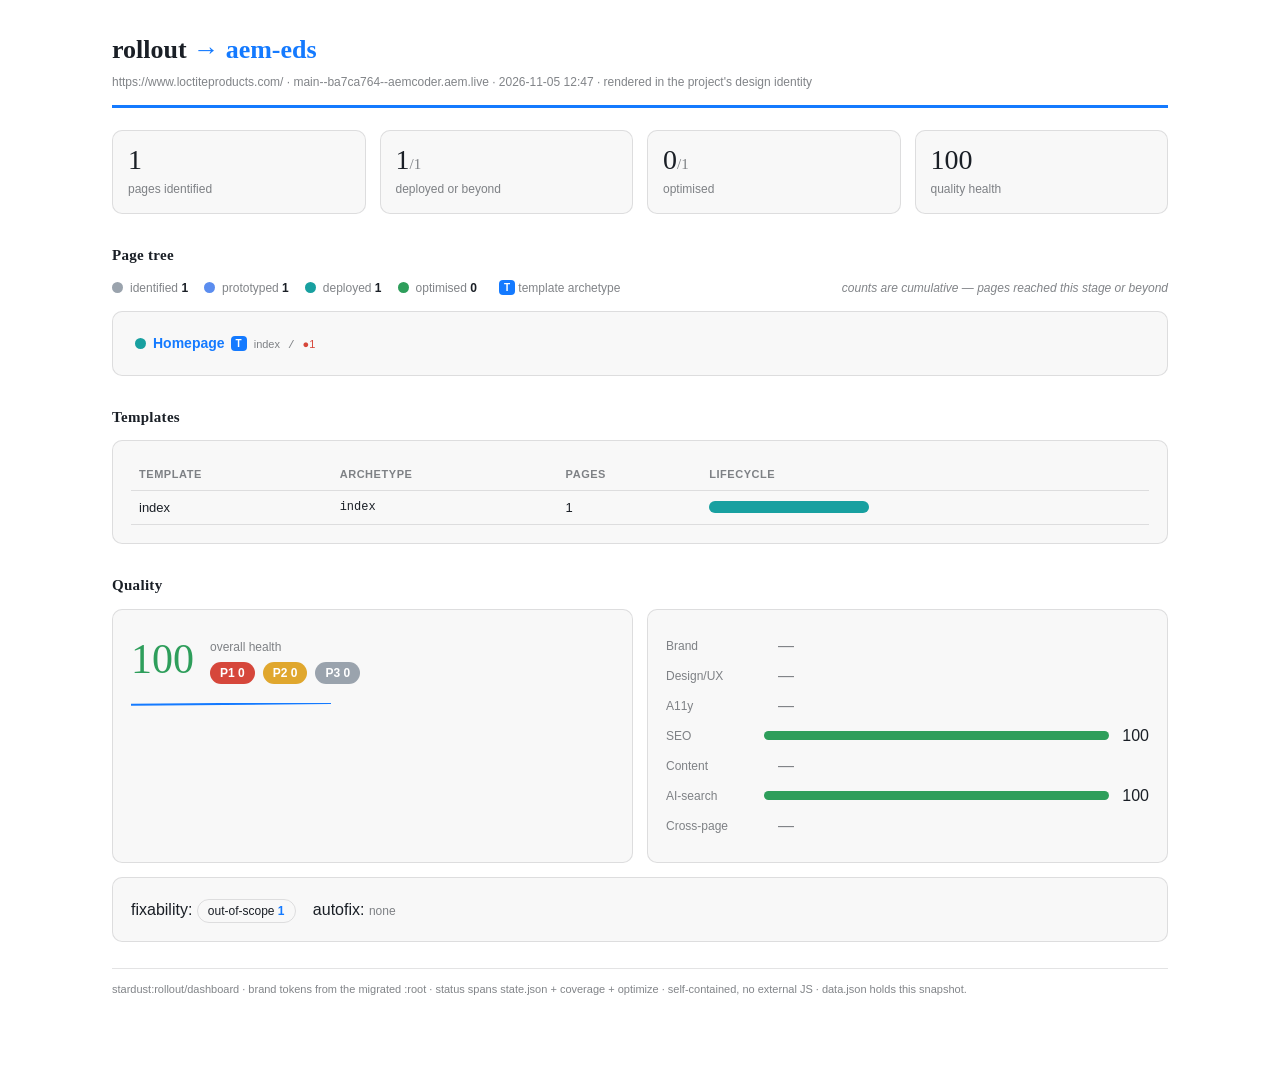
<file: stardust/rollout/dashboard/index.html>
<!doctype html><html lang="en"><head><meta charset="utf-8"><meta name="viewport" content="width=device-width, initial-scale=1">
<title>rollout — https://www.loctiteproducts.com/</title>
<style>
:root{--bg:#ffffff;--fg:#1a1f26;--accent:#147aff;--heading:Georgia, serif;--body:-apple-system,BlinkMacSystemFont,"Segoe UI",Helvetica,Arial,sans-serif;--radius:10px;--maxw:1100px;
--muted:color-mix(in srgb,var(--fg) 55%,transparent);--line:color-mix(in srgb,var(--fg) 12%,transparent);--card:color-mix(in srgb,var(--fg) 3%,var(--bg))}
*{box-sizing:border-box}body{margin:0;font-family:var(--body);color:var(--fg);background:var(--bg);line-height:1.5}
.wrap{max-width:var(--maxw);margin:0 auto;padding:30px 22px 70px}
header{border-bottom:3px solid var(--accent);padding-bottom:14px;margin-bottom:22px}
h1{font-family:var(--heading);font-size:26px;margin:0}h1 b{color:var(--accent)}
h2{font-family:var(--heading);font-size:15px;letter-spacing:.02em;margin:30px 0 12px}
.sub{color:var(--muted);font-size:12px;margin-top:4px}
.cards{display:grid;grid-template-columns:repeat(4,1fr);gap:14px;margin-bottom:8px}
.card{background:var(--card);border:1px solid var(--line);border-radius:var(--radius);padding:15px}
.card .n{font-family:var(--heading);font-size:28px;line-height:1}.card .l{font-size:12px;color:var(--muted);margin-top:6px}
.panel{background:var(--card);border:1px solid var(--line);border-radius:var(--radius);padding:18px;margin-bottom:14px}
.legend{display:flex;flex-wrap:wrap;gap:16px;margin:2px 0 14px;align-items:center}
.lg{font-size:12px;color:var(--muted)}.lg b{color:var(--fg)}.muted-note{font-style:italic;margin-left:auto}
.dot{display:inline-block;width:11px;height:11px;border-radius:50%;margin-right:7px;vertical-align:-1px}
.dot.folder{background:transparent;border:1.5px solid var(--line)}
.tree{font-size:14px}.tree ul{list-style:none;margin:0;padding-left:20px;border-left:1px dotted var(--line)}
.tree>ul{padding-left:4px;border-left:none}.tree li{margin:3px 0}
.nm{font-weight:600}.nm.is-t{color:var(--accent)}.nm.dir{color:var(--muted);font-weight:600}
.tmpl-badge{display:inline-block;background:var(--accent);color:var(--bg);font-size:10px;font-weight:700;border-radius:4px;padding:0 5px;margin-left:6px;vertical-align:1px}
.tref{font-size:11px;color:var(--muted);margin-left:7px}
.pth{font-size:11px;color:var(--muted);margin-left:8px;font-family:ui-monospace,Menlo,Consolas,monospace}
.fnd{font-size:11px;color:#d6473b;margin-left:8px}
table{width:100%;border-collapse:collapse;font-size:13px}td,th{text-align:left;padding:7px 8px;border-bottom:1px solid var(--line)}
th{font-size:11px;text-transform:uppercase;letter-spacing:.05em;color:var(--muted)}.mono{font-family:ui-monospace,Menlo,Consolas,monospace;font-size:12px}
.stack{display:flex;height:12px;width:160px;border-radius:6px;overflow:hidden;background:color-mix(in srgb,var(--fg) 8%,transparent)}.stack span{display:block}
.grid2{display:grid;grid-template-columns:1fr 1fr;gap:14px}
.gauge{display:flex;align-items:center;gap:16px}.gauge .big{font-family:var(--heading);font-size:42px}
.sev{display:flex;gap:8px;margin-top:6px}.pill{border-radius:20px;padding:2px 10px;font-size:12px;font-weight:600;color:#fff}
.dim{display:flex;align-items:center;gap:10px;margin:6px 0}.dl{width:88px;font-size:12px;color:var(--muted)}.dbar{flex:1;height:9px;background:color-mix(in srgb,var(--fg) 8%,transparent);border-radius:5px;overflow:hidden}.dbar i{display:block;height:100%}.dn{width:30px;text-align:right;font-variant-numeric:tabular-nums}.dn.na{color:var(--muted)}
.chip{display:inline-block;border:1px solid var(--line);border-radius:20px;padding:2px 10px;margin:3px 4px 0 0;font-size:12px}.chip b{color:var(--accent)}
footer{margin-top:26px;color:var(--muted);font-size:11px;border-top:1px solid var(--line);padding-top:12px}
@media(max-width:720px){.cards{grid-template-columns:repeat(2,1fr)}.grid2{grid-template-columns:1fr}}
</style></head><body><div class="wrap">
<header><h1>rollout <b>→ aem-eds</b></h1><div class="sub">https://www.loctiteproducts.com/ · main--ba7ca764--aemcoder.aem.live · 2026-11-05 12:47 · rendered in the project's design identity</div></header>

<div class="cards">
  <div class="card"><div class="n">1</div><div class="l">pages identified</div></div>
  <div class="card"><div class="n">1<span style="font-size:15px;color:var(--muted)">/1</span></div><div class="l">deployed or beyond</div></div>
  <div class="card"><div class="n">0<span style="font-size:15px;color:var(--muted)">/1</span></div><div class="l">optimised</div></div>
  <div class="card"><div class="n">100</div><div class="l">quality health</div></div>
</div>

<h2>Page tree</h2>
<div class="legend"><span class="lg"><i class="dot" style="background:#9aa3ad" title="identified"></i>identified <b>1</b></span><span class="lg"><i class="dot" style="background:#5b8def" title="prototyped"></i>prototyped <b>1</b></span><span class="lg"><i class="dot" style="background:#18a0a0" title="deployed"></i>deployed <b>1</b></span><span class="lg"><i class="dot" style="background:#2e9e5b" title="optimised"></i>optimised <b>0</b></span><span class="lg"><span class="tmpl-badge">T</span> template archetype</span><span class="lg muted-note">counts are cumulative — pages reached this stage or beyond</span></div>
<div class="panel tree"><ul><li class="root"><i class="dot" style="background:#18a0a0" title="deployed"></i><span class="nm is-t">Homepage</span><span class="tmpl-badge" title="template archetype for index">T</span><span class="tref">index</span><span class="pth">/</span><span class="fnd" title="1 open findings">●1</span></li></ul></div>

<h2>Templates</h2>
<div class="panel"><table><thead><tr><th>template</th><th>archetype</th><th>pages</th><th>lifecycle</th></tr></thead><tbody><tr><td>index</td><td class="mono">index</td><td>1</td><td><span class="stack"><span style="width:100%;background:#18a0a0" title="deployed: 1"></span></span></td></tr></tbody></table></div>

<h2>Quality</h2>
<div class="grid2">
  <div class="panel"><div class="gauge"><div class="big" style="color:#2e9e5b">100</div><div><div class="sub">overall health</div><div class="sev"><span class="pill" style="background:#d6473b">P1 0</span><span class="pill" style="background:#e0a72e">P2 0</span><span class="pill" style="background:#9aa3ad">P3 0</span></div></div></div><div style="margin-top:12px"><svg width="200" height="36" viewBox="0 0 200 36"><polyline fill="none" stroke="#147aff" stroke-width="2" points="0,1.8000000000000043 200,0"/></svg></div></div>
  <div class="panel"><div class="dim"><span class="dl">Brand</span><span class="dn na">—</span></div><div class="dim"><span class="dl">Design/UX</span><span class="dn na">—</span></div><div class="dim"><span class="dl">A11y</span><span class="dn na">—</span></div><div class="dim"><span class="dl">SEO</span><span class="dbar"><i style="width:100%;background:#2e9e5b"></i></span><span class="dn">100</span></div><div class="dim"><span class="dl">Content</span><span class="dn na">—</span></div><div class="dim"><span class="dl">AI-search</span><span class="dbar"><i style="width:100%;background:#2e9e5b"></i></span><span class="dn">100</span></div><div class="dim"><span class="dl">Cross-page</span><span class="dn na">—</span></div></div>
</div>
<div class="panel">fixability: <span class="chip">out-of-scope <b>1</b></span> &nbsp; autofix: <span class="sub">none</span></div>

<footer>stardust:rollout/dashboard · brand tokens from the migrated :root · status spans state.json + coverage + optimize · self-contained, no external JS · data.json holds this snapshot.</footer>
</div></body></html>
</file>
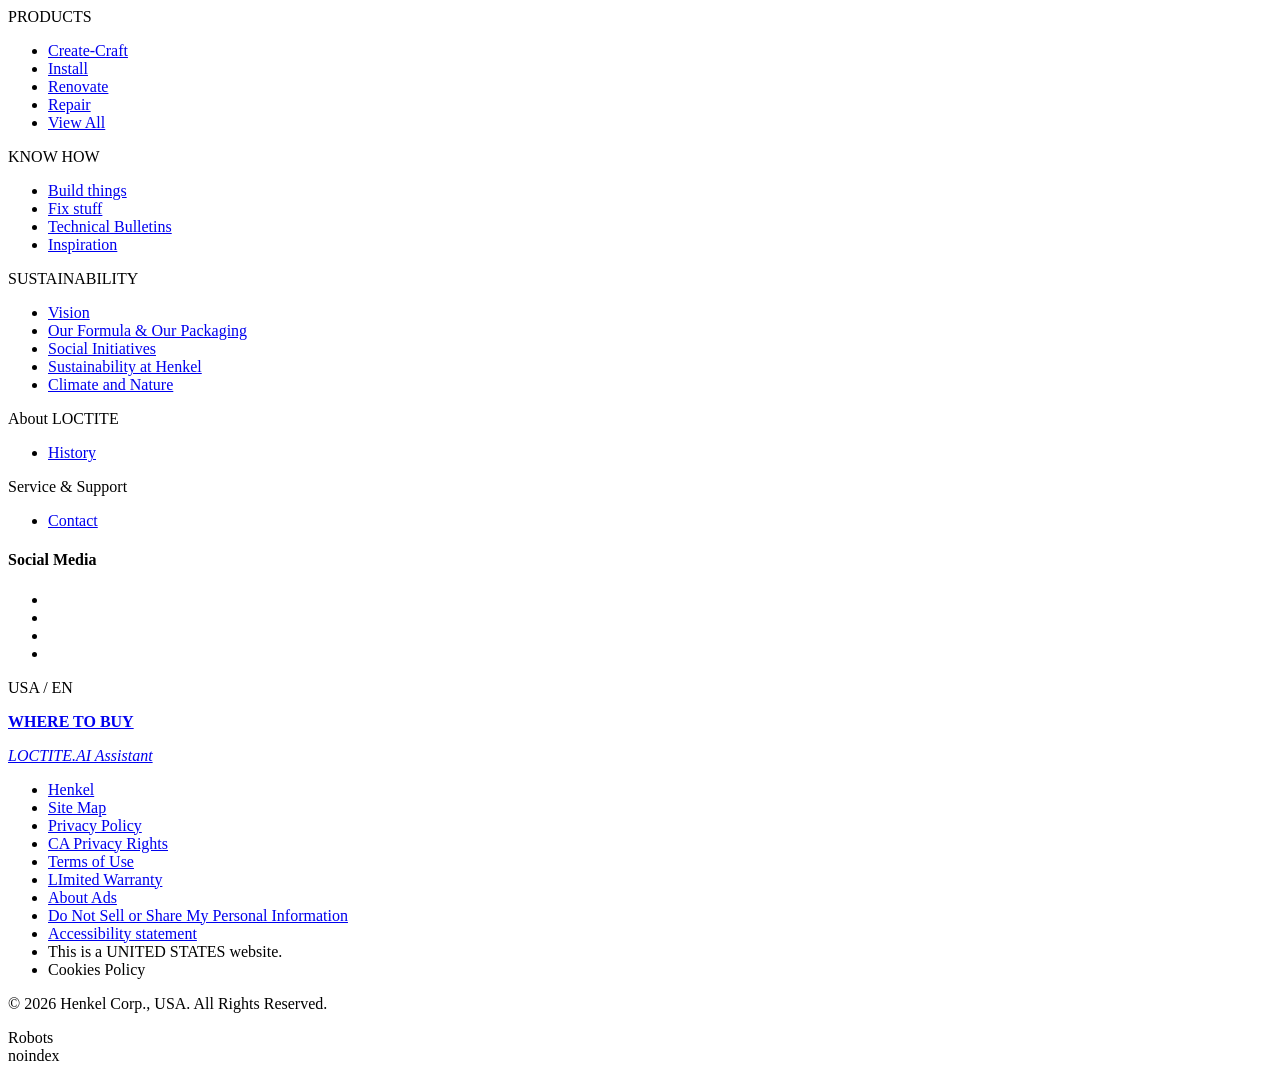
<file: content/footer.html>
<body>
  <header></header>
  <main>
    <div>
      <p><a href="/"><span class="icon icon-loctite-logo-transparent"></span></a></p>
    </div>
    <div>
      <p>PRODUCTS</p>
      <ul>
        <li><a href="https://www.loctiteproducts.com/products/filterpages/products-create-craft.html#results">Create-Craft</a></li>
        <li><a href="https://www.loctiteproducts.com/products/filterpages/products-install.html#results">Install</a></li>
        <li><a href="https://www.loctiteproducts.com/products/filterpages/products-renovate.html#results">Renovate</a></li>
        <li><a href="https://www.loctiteproducts.com/products/filterpages/products-repair.html#results">Repair</a></li>
        <li><a href="https://www.loctiteproducts.com/products.html">View All</a></li>
      </ul>
      <p>KNOW HOW</p>
      <ul>
        <li><a href="https://www.loctiteproducts.com/ideas/build-things.html">Build things</a></li>
        <li><a href="https://www.loctiteproducts.com/ideas/fix-stuff.html">Fix stuff</a></li>
        <li><a href="https://www.loctiteproducts.com/ideas/technical-bulletins.html">Technical Bulletins</a></li>
        <li><a href="https://www.loctiteproducts.com/ideas/inspiration.html">Inspiration</a></li>
      </ul>
    </div>
    <div>
      <p>SUSTAINABILITY</p>
      <ul>
        <li><a href="https://www.loctiteproducts.com/sustainability/vision.html">Vision</a></li>
        <li><a href="https://www.loctiteproducts.com/sustainability/formula-packaging.html">Our Formula &amp; Our Packaging</a></li>
        <li><a href="https://www.loctiteproducts.com/sustainability/social-initiatives.html">Social Initiatives</a></li>
        <li><a href="https://www.loctiteproducts.com/sustainability/henkel.html">Sustainability at Henkel</a></li>
        <li><a href="https://www.loctiteproducts.com/sustainability/climate-and-nature.html">Climate and Nature</a></li>
      </ul>
      <p>About LOCTITE</p>
      <ul>
        <li><a href="https://www.loctiteproducts.com/about-loctite.html">History</a></li>
      </ul>
    </div>
    <div>
      <p>Service &amp; Support</p>
      <ul>
        <li><a href="https://www.loctiteproducts.com/meta/contact.html">Contact</a></li>
      </ul>
      <h4>Social Media</h4>
      <ul>
        <li><a href="https://www.facebook.com/profile.php?id=100084344770371"><span class="icon icon-facebook"></span></a></li>
        <li><a href="https://www.instagram.com/loctiteglue/"><span class="icon icon-instagram"></span></a></li>
        <li><a href="https://www.tiktok.com/@loctiteglue"><span class="icon icon-tiktok"></span></a></li>
        <li><a href="https://www.youtube.com/@_loctiteglue"><span class="icon icon-youtube"></span></a></li>
      </ul>
      <p><span class="icon icon-language"></span>USA / EN</p>
    </div>
    <div>
      <p><strong><a href="https://www.loctiteproducts.com/where-to-buy.html">WHERE TO BUY</a></strong></p>
      <p><em><a href="https://www.loctiteproducts.com/gloolyai.html">LOCTITE.AI Assistant</a></em></p>
    </div>
    <div>
      <ul>
        <li><a href="https://www.henkel-northamerica.com/brands-and-businesses">Henkel</a></li>
        <li><a href="https://www.loctiteproducts.com/sitemap.xml">Site Map</a></li>
        <li><a href="https://www.loctiteproducts.com/meta/data-protection.html">Privacy Policy</a></li>
        <li><a href="https://www.loctiteproducts.com/meta/ca-privacy-rights.html">CA Privacy Rights</a></li>
        <li><a href="https://www.loctiteproducts.com/meta/terms-of-use.html">Terms of Use</a></li>
        <li><a href="https://www.loctiteproducts.com/meta/limited-warranty.html">LImited Warranty</a></li>
        <li><a href="https://www.henkel-northamerica.com/privacy-statement-na?view=content-blank#analytics">About Ads</a></li>
        <li><a href="https://www.henkel-northamerica.com/henkel-data-privacy-request">Do Not Sell or Share My Personal Information</a></li>
        <li><a href="https://www.loctiteproducts.com/meta/accessibility-statement.html">Accessibility statement</a></li>
        <li>This is a UNITED STATES website.</li>
        <li>Cookies Policy</li>
      </ul>
      <p>&copy; 2026 Henkel Corp., USA. All Rights Reserved.</p>
      <div class="metadata">
        <div><div>Robots</div><div>noindex</div></div>
      </div>
    </div>
  </main>
  <footer></footer>
</body>
</file>
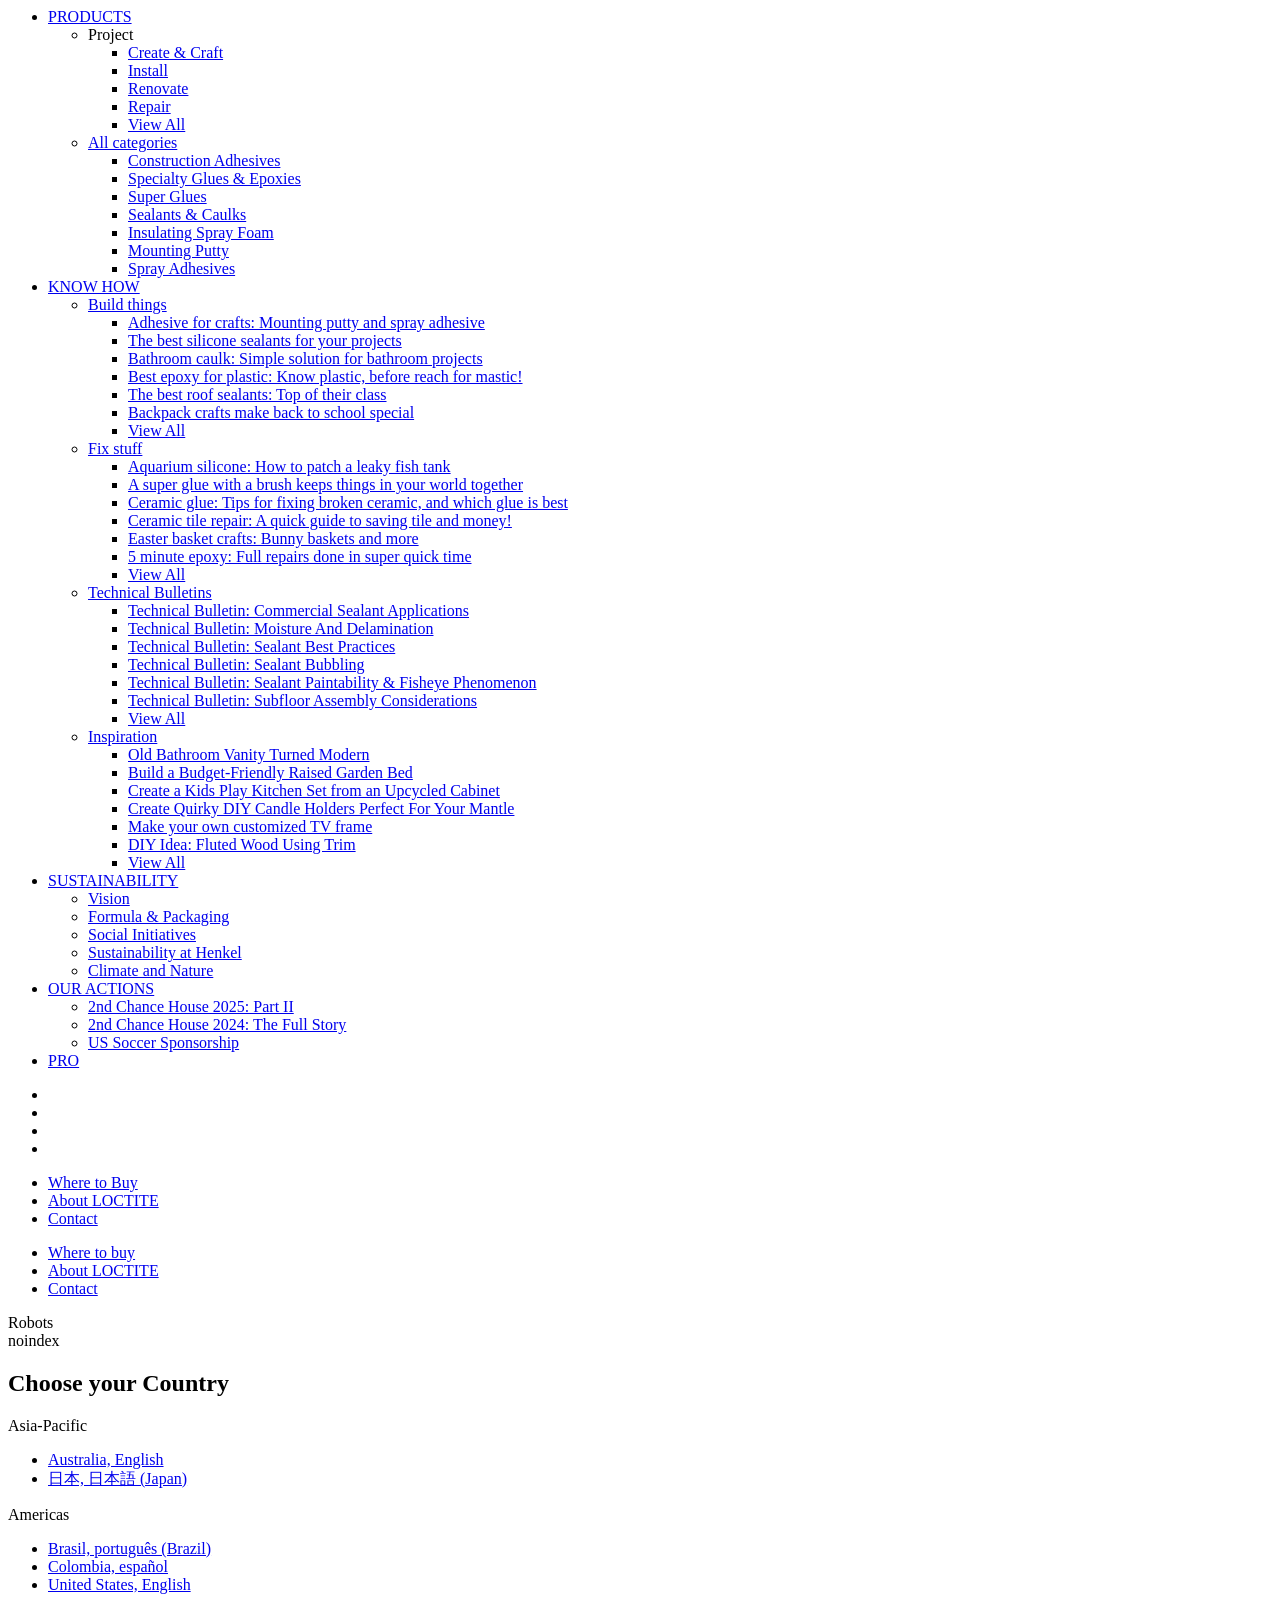
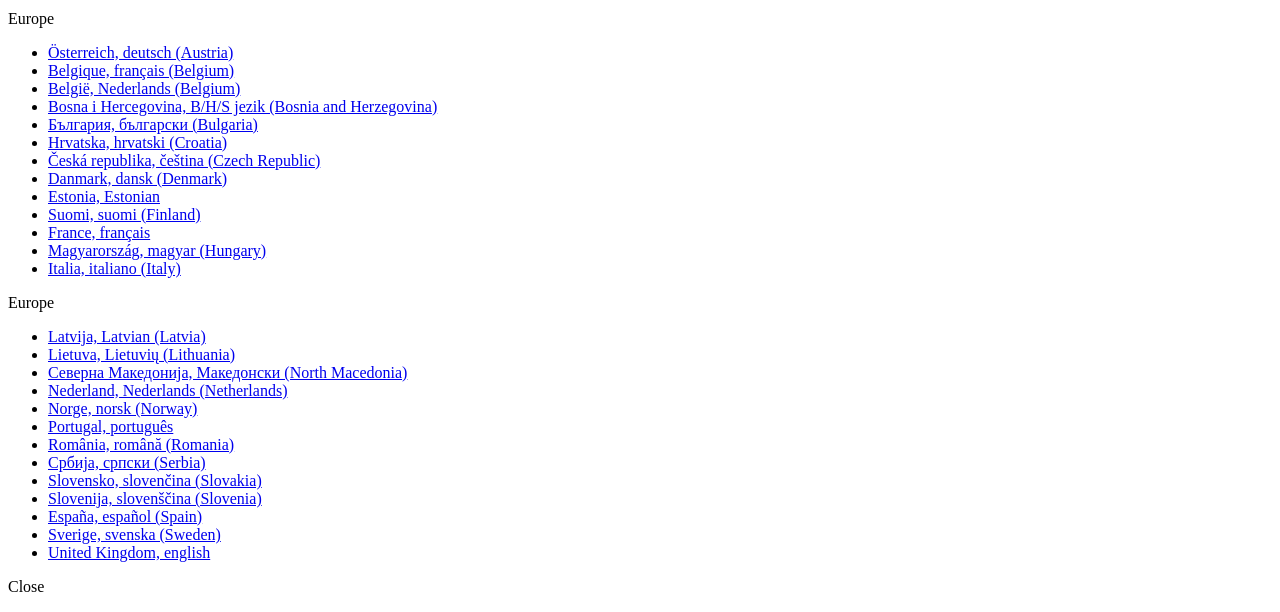
<file: content/nav.html>
<body>
  <header></header>
  <main>
    <div>
      <p><a href="/"><span class="icon icon-loctite-logo"></span></a></p>
    </div>
    <div>
      <ul>
        <li><a href="https://www.loctiteproducts.com/products.html">PRODUCTS</a><ul><li>Project<ul><li><a href="https://www.loctiteproducts.com/products/filterpages/products-create-craft.html#results">Create &amp; Craft</a></li><li><a href="https://www.loctiteproducts.com/products/filterpages/products-install.html#results">Install</a></li><li><a href="https://www.loctiteproducts.com/products/filterpages/products-renovate.html#results">Renovate</a></li><li><a href="https://www.loctiteproducts.com/products/filterpages/products-repair.html#results">Repair</a></li><li><a href="https://www.loctiteproducts.com/products.html">View All</a></li></ul></li><li><a href="https://www.loctiteproducts.com/products.html">All categories</a><ul><li><a href="https://www.loctiteproducts.com/products.html?filter.pimCategory=Construction+Adhesives&amp;filter.sort=recent">Construction Adhesives</a></li><li><a href="https://www.loctiteproducts.com/products.html?filter.pimCategory=Specialty+Glues+%26+Epoxies&amp;filter.sort=recent">Specialty Glues &amp; Epoxies</a></li><li><a href="https://www.loctiteproducts.com/products.html?filter.pimCategory=Super+Glues&amp;filter.sort=recent">Super Glues</a></li><li><a href="https://www.loctiteproducts.com/products.html?filter.pimCategory=Sealants+%26+Caulks&amp;filter.sort=recent">Sealants &amp; Caulks</a></li><li><a href="https://www.loctiteproducts.com/products.html?filter.pimCategory=Insulating+Spray+Foam&amp;filter.sort=recent">Insulating Spray Foam</a></li><li><a href="https://www.loctiteproducts.com/products.html?filter.pimCategory=Mounting+Putty&amp;filter.sort=recent">Mounting Putty</a></li><li><a href="https://www.loctiteproducts.com/products.html?filter.pimCategory=Spray+Adhesives&amp;filter.sort=recent">Spray Adhesives</a></li></ul></li></ul></li>
        <li><a href="https://www.loctiteproducts.com/ideas.html">KNOW HOW</a><ul><li><a href="https://www.loctiteproducts.com/ideas/build-things.html">Build things</a><ul><li><a href="https://www.loctiteproducts.com/ideas/build-things/arts-and-crafts-adhesives-mounting-putty-and-spray-adhesive.html">Adhesive for crafts: Mounting putty and spray adhesive</a></li><li><a href="https://www.loctiteproducts.com/ideas/build-things/best-silicone-sealant.html">The best silicone sealants for your projects</a></li><li><a href="https://www.loctiteproducts.com/ideas/build-things/bathroom-caulk-simple-solution-for-bathroom-projects.html">Bathroom caulk: Simple solution for bathroom projects</a></li><li><a href="https://www.loctiteproducts.com/ideas/build-things/best-epoxy-for-plastic-know-your-plastic-before-you-reach-for-mastic.html">Best epoxy for plastic: Know plastic, before reach for mastic!</a></li><li><a href="https://www.loctiteproducts.com/ideas/build-things/best-roof-sealants.html">The best roof sealants: Top of their class</a></li><li><a href="https://www.loctiteproducts.com/ideas/build-things/backpack-crafts-make-back-to-school-special.html">Backpack crafts make back to school special</a></li><li><a href="https://www.loctiteproducts.com/ideas.html">View All</a></li></ul></li><li><a href="https://www.loctiteproducts.com/ideas/fix-stuff.html">Fix stuff</a><ul><li><a href="https://www.loctiteproducts.com/ideas/fix-stuff/aquarium-silicone-how-to-patch-a-leaky-fish-tank.html">Aquarium silicone: How to patch a leaky fish tank</a></li><li><a href="https://www.loctiteproducts.com/ideas/fix-stuff/a-super-glue-with-a-brush-keeps-things-in-your-world-together.html">A super glue with a brush keeps things in your world together</a></li><li><a href="https://www.loctiteproducts.com/ideas/fix-stuff/ceramic-glue-tips-for-fixing-broken-ceramic-and-which-glue-is-best.html">Ceramic glue: Tips for fixing broken ceramic, and which glue is best</a></li><li><a href="https://www.loctiteproducts.com/ideas/fix-stuff/ceramic-tile-repair-a-quick-guide-to-saving-tile-and-money.html">Ceramic tile repair: A quick guide to saving tile and money!</a></li><li><a href="https://www.loctiteproducts.com/ideas/fix-stuff/easter-basket-crafts-bunny-baskets-and-more.html">Easter basket crafts: Bunny baskets and more</a></li><li><a href="https://www.loctiteproducts.com/ideas/fix-stuff/5-minute-epoxy-repairs-done-quick.html">5 minute epoxy: Full repairs done in super quick time</a></li><li><a href="https://www.loctiteproducts.com/ideas.html">View All</a></li></ul></li><li><a href="https://www.loctiteproducts.com/ideas/technical-bulletins.html">Technical Bulletins</a><ul><li><a href="https://www.loctiteproducts.com/ideas/technical-bulletins/technical-bulletin-commercial-sealant-applications.html">Technical Bulletin: Commercial Sealant Applications</a></li><li><a href="https://www.loctiteproducts.com/ideas/technical-bulletins/technical-bulletin-moisture-and-delamination.html">Technical Bulletin: Moisture And Delamination</a></li><li><a href="https://www.loctiteproducts.com/ideas/technical-bulletins/technical-bulletin-sealant-best-practices.html">Technical Bulletin: Sealant Best Practices</a></li><li><a href="https://www.loctiteproducts.com/ideas/technical-bulletins/technical-bulletin-sealant-bubbling.html">Technical Bulletin: Sealant Bubbling</a></li><li><a href="https://www.loctiteproducts.com/ideas/technical-bulletins/technical-bulletin-sealant-paintability-and-fisheye.html">Technical Bulletin: Sealant Paintability &amp; Fisheye Phenomenon</a></li><li><a href="https://www.loctiteproducts.com/ideas/technical-bulletins/technical-bulletin-subfloor-assembly-considerations.html">Technical Bulletin: Subfloor Assembly Considerations</a></li><li><a href="https://www.loctiteproducts.com/ideas.html">View All</a></li></ul></li><li><a href="https://www.loctiteproducts.com/ideas/inspiration.html">Inspiration</a><ul><li><a href="https://www.loctiteproducts.com/ideas/inspiration/bathroom-vanity.html">Old Bathroom Vanity Turned Modern</a></li><li><a href="https://www.loctiteproducts.com/ideas/inspiration/cinder-block-raised-garden-blog.html">Build a Budget-Friendly Raised Garden Bed</a></li><li><a href="https://www.loctiteproducts.com/ideas/inspiration/kids-play-kitchen-set.html">Create a Kids Play Kitchen Set from an Upcycled Cabinet</a></li><li><a href="https://www.loctiteproducts.com/ideas/inspiration/clay-candle-holders-blog.html">Create Quirky DIY Candle Holders Perfect For Your Mantle</a></li><li><a href="https://www.loctiteproducts.com/ideas/inspiration/custom-tv-frame-blog.html">Make your own customized TV frame</a></li><li><a href="https://www.loctiteproducts.com/ideas/inspiration/fluted-wood-blog.html">DIY Idea: Fluted Wood Using Trim</a></li><li><a href="https://www.loctiteproducts.com/ideas.html">View All</a></li></ul></li></ul></li>
        <li><a href="https://www.loctiteproducts.com/sustainability.html">SUSTAINABILITY</a><ul><li><a href="https://www.loctiteproducts.com/sustainability/vision.html">Vision</a></li><li><a href="https://www.loctiteproducts.com/sustainability/formula-packaging.html">Formula &amp; Packaging</a></li><li><a href="https://www.loctiteproducts.com/sustainability/social-initiatives.html">Social Initiatives</a></li><li><a href="https://www.loctiteproducts.com/sustainability/henkel.html">Sustainability at Henkel</a></li><li><a href="https://www.loctiteproducts.com/sustainability/climate-and-nature.html">Climate and Nature</a></li></ul></li>
        <li><a href="https://www.loctiteproducts.com/our-actions.html">OUR ACTIONS</a><ul><li><a href="https://www.loctiteproducts.com/our-actions/loctite-2nd-chance-house-part-2.html">2nd Chance House 2025: Part II</a></li><li><a href="https://www.loctiteproducts.com/our-actions/loctite-2nd-chance-house.html">2nd Chance House 2024: The Full Story</a></li><li><a href="https://www.loctiteproducts.com/our-actions/us-soccer-sponsorship.html">US Soccer Sponsorship</a></li></ul></li>
        <li><a href="https://www.loctiteproducts.com/pro.html">PRO</a></li>
      </ul>
    </div>
    <div>
      <p><a href="https://www-loctite-nl.prod.web.raqn.io/experience-fragments/local/language-switch-modal/master.html"><span class="icon icon-language"></span></a></p>
      <p><a href="https://www.loctiteproducts.com/search.html"><span class="icon icon-magnifying-glass"></span></a></p>
    </div>
    <div>
      <ul>
        <li><a href="https://www.facebook.com/profile.php?id=100084344770371"><span class="icon icon-facebook"></span></a></li>
        <li><a href="https://www.instagram.com/loctiteglue/"><span class="icon icon-instagram"></span></a></li>
        <li><a href="https://www.tiktok.com/@loctiteglue"><span class="icon icon-tiktok"></span></a></li>
        <li><a href="https://www.youtube.com/@_loctiteglue"><span class="icon icon-youtube"></span></a></li>
      </ul>
      <ul>
        <li><a href="https://www.loctiteproducts.com/where-to-buy.html">Where to Buy</a></li>
        <li><a href="https://www.loctiteproducts.com/about-loctite.html">About LOCTITE</a></li>
        <li><a href="https://www.loctiteproducts.com/meta/contact.html">Contact</a></li>
      </ul>
    </div>
    <div>
      <ul>
        <li><a href="https://www.loctiteproducts.com/where-to-buy.html">Where to buy</a></li>
        <li><a href="https://www.loctiteproducts.com/about-loctite.html">About LOCTITE</a></li>
        <li><a href="https://www.loctiteproducts.com/meta/contact.html">Contact</a></li>
      </ul>
      <div class="metadata">
        <div><div>Robots</div><div>noindex</div></div>
      </div>
    </div>
    <div>
      <h2>Choose your Country</h2>
    </div>
    <div>
      <p>Asia-Pacific</p><ul><li><a href="https://www.loctite-consumer.com.au/">&#x200E;Australia, &#x200E;English</a></li><li><a href="https://www.loctite-consumer.jp/">&#x200E;&#x65E5;&#x672C;, &#x200E;&#x65E5;&#x672C;&#x8A9E; (&#x200E;Japan)</a></li></ul><p>Americas</p><ul><li><a href="https://www.loctite-consumo.com.br/">&#x200E;Brasil, &#x200E;portugu&#xEA;s (&#x200E;Brazil)</a></li><li><a href="https://www.loctite-consumidor.co/">&#x200E;Colombia, &#x200E;espa&#xF1;ol</a></li><li><a href="/">&#x200E;United States, &#x200E;English</a></li></ul>
    </div>
    <div>
      <p>Europe</p><ul><li><a href="https://www.loctite-superkleber.at/">&#x200E;&#xD6;sterreich, &#x200E;deutsch (&#x200E;Austria)</a></li><li><a href="https://www.loctite-consument.be/fr.html">&#x200E;Belgique, &#x200E;fran&#xE7;ais (&#x200E;Belgium)</a></li><li><a href="https://www.loctite-consument.be/nl.html">&#x200E;Belgi&#xEB;, &#x200E;Nederlands (&#x200E;Belgium)</a></li><li><a href="https://www.loctite-superljepilo.ba/">&#x200E;Bosna i Hercegovina, &#x200E;B/H/S jezik (&#x200E;Bosnia and Herzegovina)</a></li><li><a href="https://www.henkel-loctite.bg/">&#x200E;&#x411;&#x44A;&#x43B;&#x433;&#x430;&#x440;&#x438;&#x44F;, &#x200E;&#x431;&#x44A;&#x43B;&#x433;&#x430;&#x440;&#x441;&#x43A;&#x438; (&#x200E;Bulgaria)</a></li><li><a href="https://www.loctite-superbond.com.hr/">&#x200E;Hrvatska, &#x200E;hrvatski (&#x200E;Croatia)</a></li><li><a href="https://www.loctite-superbond.cz/">&#x200E;&#x10C;esk&#xE1; republika, &#x200E;&#x10D;e&#x161;tina (&#x200E;Czech Republic)</a></li><li><a href="https://www.loctite-consumer.dk/">&#x200E;Danmark, &#x200E;dansk (&#x200E;Denmark)</a></li><li><a href="https://www.loctite-superbond.ee/">&#x200E;Estonia, &#x200E;Estonian</a></li><li><a href="https://www.loctite-consumer.fi/">&#x200E;Suomi, &#x200E;suomi (&#x200E;Finland)</a></li><li><a href="https://www.loctite-consommateur.fr/">&#x200E;France, &#x200E;fran&#xE7;ais</a></li><li><a href="https://www.loctite-superbond.hu/">&#x200E;Magyarorsz&#xE1;g, &#x200E;magyar (&#x200E;Hungary)</a></li><li><a href="https://www.loctite-consumer.it/">&#x200E;Italia, &#x200E;italiano (&#x200E;Italy)</a></li></ul>
    </div>
    <div>
      <p>Europe</p><ul><li><a href="https://www.loctite-superbond.lv/">&#x200E;Latvija, &#x200E;Latvian (&#x200E;Latvia)</a></li><li><a href="https://www.loctite-superbond.lt/">&#x200E;Lietuva, &#x200E;Lietuvi&#x173; (&#x200E;Lithuania)</a></li><li><a href="https://www.loctitesuperlepak.mk/">&#x200E;&#x421;&#x435;&#x432;&#x435;&#x440;&#x43D;&#x430; &#x41C;&#x430;&#x43A;&#x435;&#x434;&#x43E;&#x43D;&#x438;&#x458;&#x430;, &#x200E;&#x41C;&#x430;&#x43A;&#x435;&#x434;&#x43E;&#x43D;&#x441;&#x43A;&#x438; (&#x200E;North Macedonia)</a></li><li><a href="https://www.loctite-consument.nl/">&#x200E;Nederland, &#x200E;Nederlands (&#x200E;Netherlands)</a></li><li><a href="https://www.loctite-consumer.no/">&#x200E;Norge, &#x200E;norsk (&#x200E;Norway)</a></li><li><a href="https://www.loctitesupercola3.com/">&#x200E;Portugal, &#x200E;portugu&#xEA;s</a></li><li><a href="https://www.loctite-superglue.ro/">&#x200E;Rom&#xE2;nia, &#x200E;rom&#xE2;n&#x103; (&#x200E;Romania)</a></li><li><a href="https://www.loctitesuperlepak.rs/">&#x200E;&#x421;&#x440;&#x431;&#x438;&#x458;&#x430;, &#x200E;&#x441;&#x440;&#x43F;&#x441;&#x43A;&#x438; (&#x200E;Serbia)</a></li><li><a href="https://www.loctite-superbond.sk/">&#x200E;Slovensko, &#x200E;sloven&#x10D;ina (&#x200E;Slovakia)</a></li><li><a href="https://www.loctite-superbond.si/">&#x200E;Slovenija, &#x200E;sloven&#x161;&#x10D;ina (&#x200E;Slovenia)</a></li><li><a href="https://www.loctitesuperglue-3.com/">&#x200E;Espa&#xF1;a, &#x200E;espa&#xF1;ol (&#x200E;Spain)</a></li><li><a href="https://www.loctite-consumer.se/">&#x200E;Sverige, &#x200E;svenska (&#x200E;Sweden)</a></li><li><a href="https://www.loctite-consumer.co.uk/">&#x200E;United Kingdom, &#x200E;english</a></li></ul>
    </div>
    <div>
      <p>Close</p>
    </div>
  </main>
  <footer></footer>
</body>
</file>
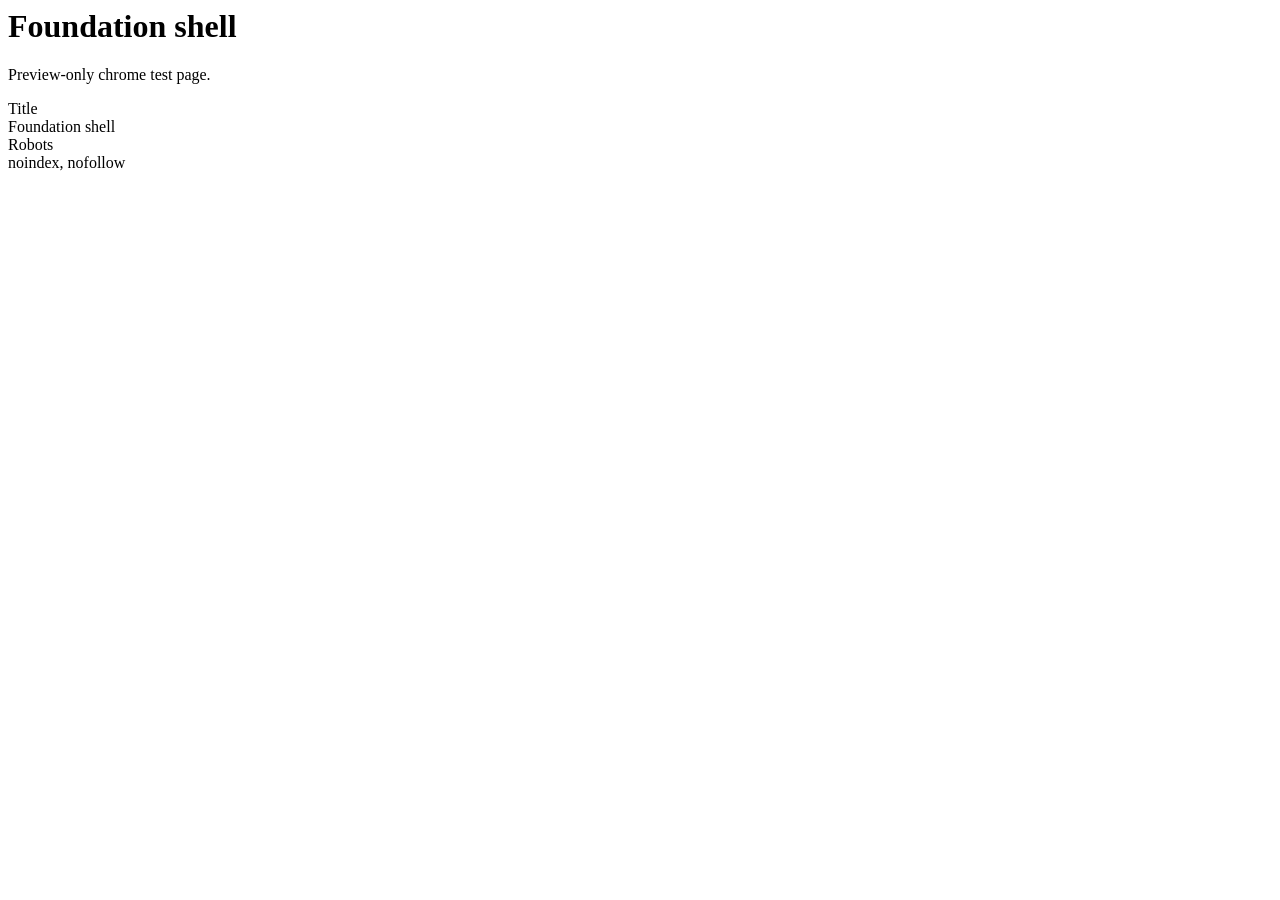
<file: content/drafts/foundation-shell.html>
<body>
  <header></header>
  <main>
    <div>
      <h1>Foundation shell</h1>
      <p>Preview-only chrome test page.</p>
      <div class="metadata">
        <div><div>Title</div><div>Foundation shell</div></div>
        <div><div>Robots</div><div>noindex, nofollow</div></div>
      </div>
    </div>
  </main>
  <footer></footer>
</body>
</file>
